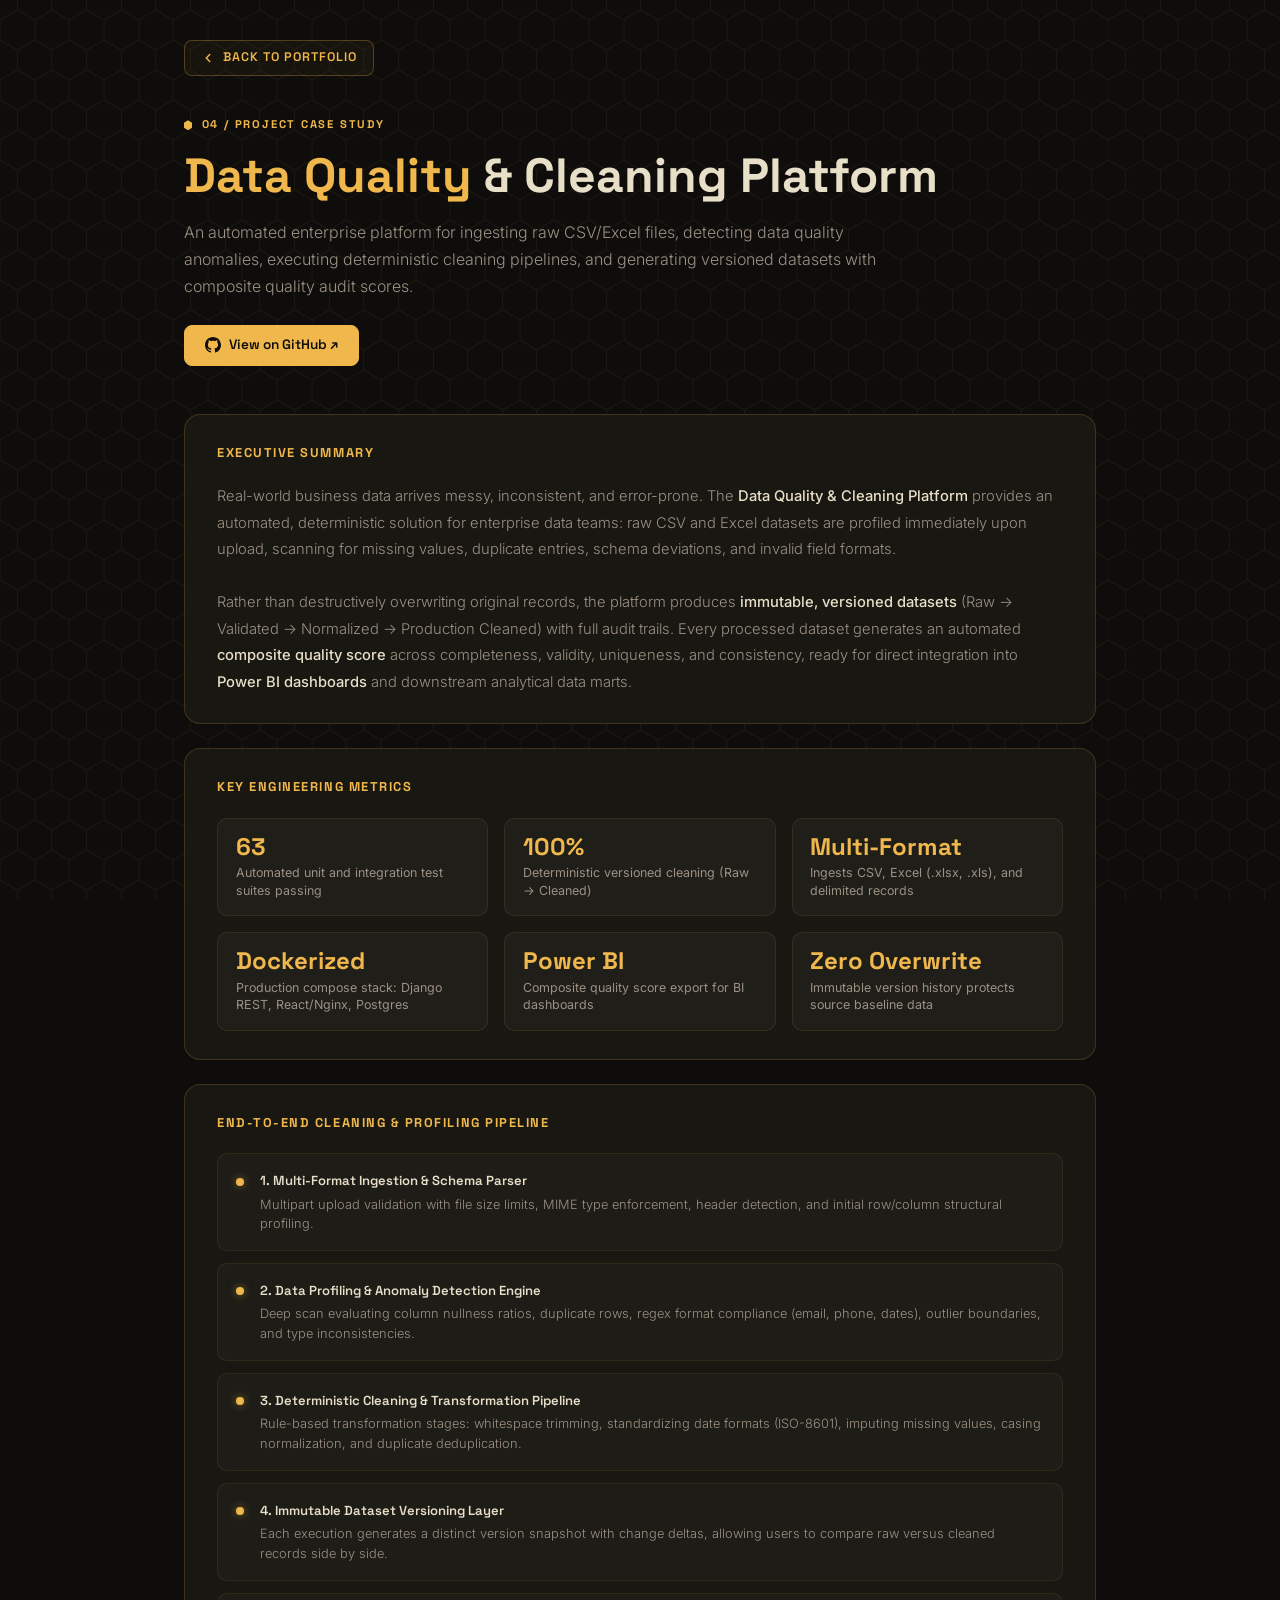
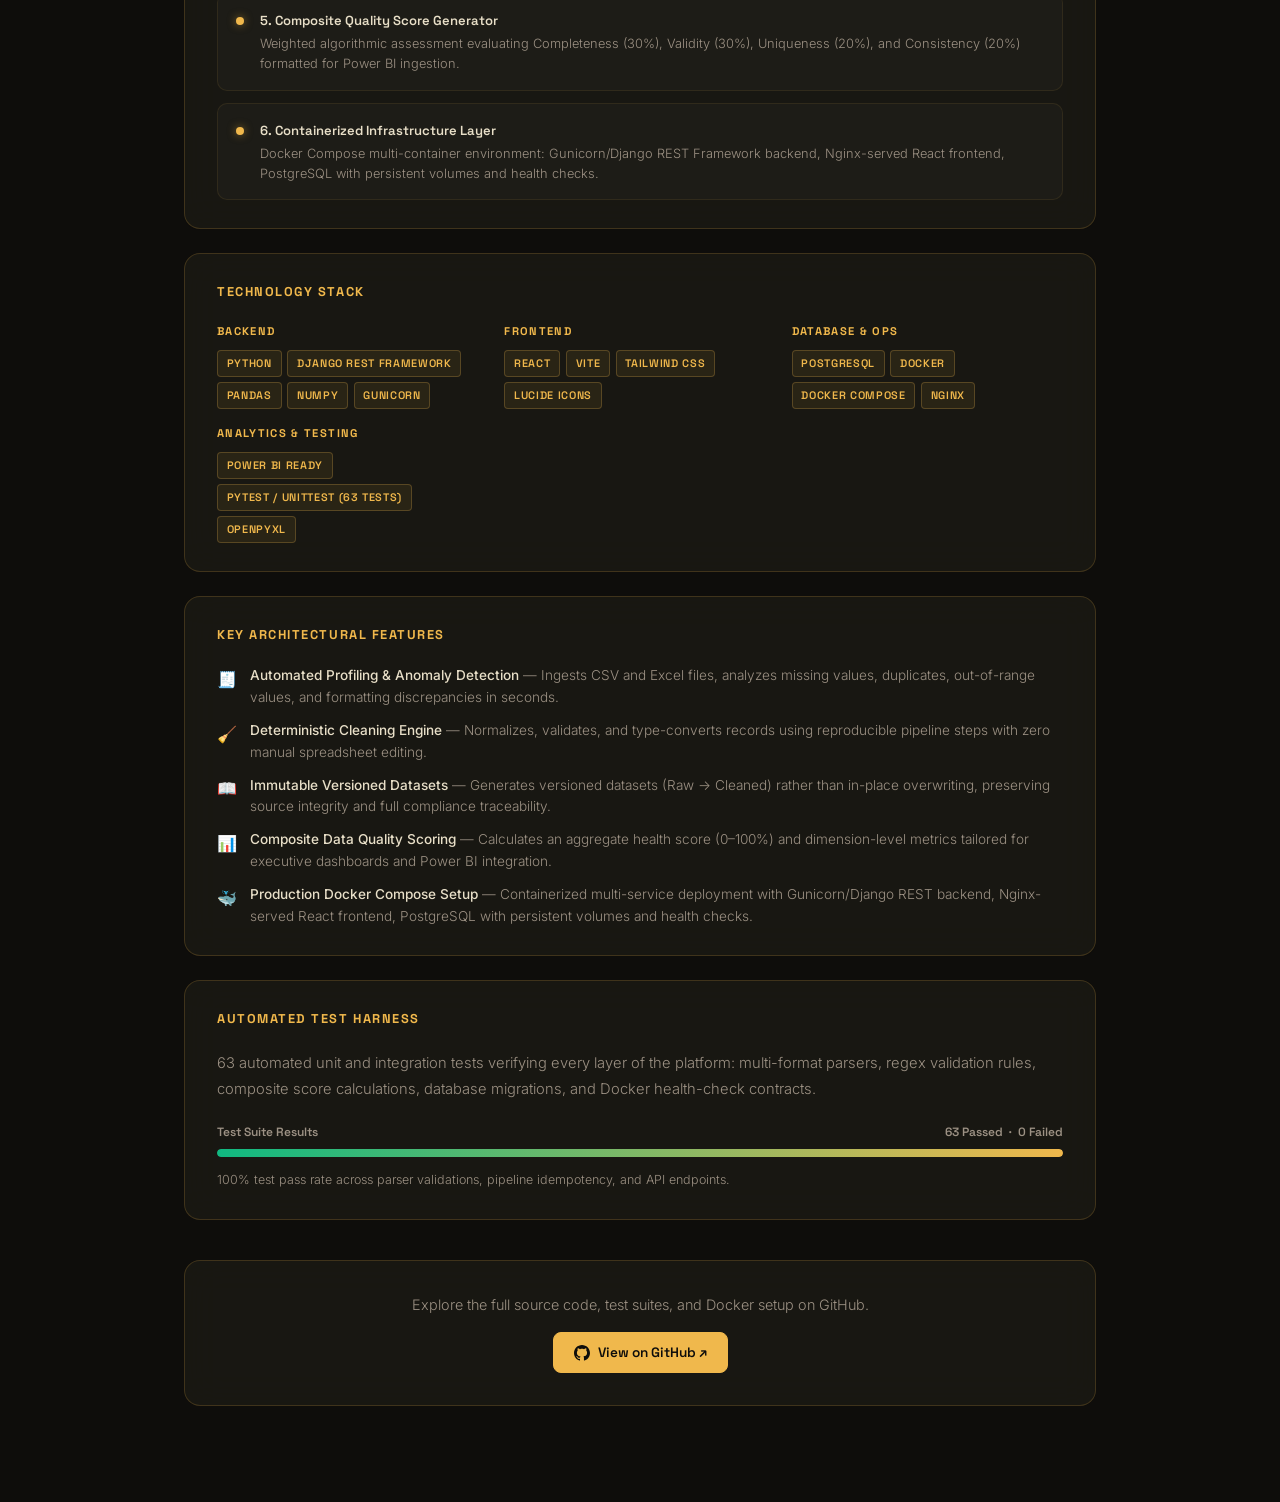
<file: project_descrip/data-quality.html>
<!DOCTYPE html>
<html lang="en">

<head>
  <meta charset="UTF-8">
  <meta name="viewport" content="width=device-width, initial-scale=1.0">
  <title>Data Quality &amp; Cleaning Platform | Ralph Rowel Dela Rosa</title>
  <meta name="description"
    content="Data Quality &amp; Cleaning Platform: An automated data profiling, validation, and deterministic versioned cleaning platform built with Python, Django REST Framework, React, PostgreSQL, and Docker.">
  <meta name="author" content="Ralph Rowel Dela Rosa">
  <link rel="icon" href="../assets/favicon.svg" type="image/svg+xml">
  <link rel="preconnect" href="https://fonts.googleapis.com">
  <link rel="preconnect" href="https://fonts.gstatic.com" crossorigin>
  <link
    href="https://fonts.googleapis.com/css2?family=Space+Grotesk:wght@400;500;600;700&family=Inter:wght@300;400;500;600&display=swap"
    rel="stylesheet">
  <style>
    *, *::before, *::after { margin: 0; padding: 0; box-sizing: border-box; }

    :root {
      --bg:          #0e0d0b;
      --accent:      #F0B84C;
      --accent-muted:#C99A3E;
      --text:        #E8DFC8;
      --text-muted:  #9C9184;
      --glass-bg:    rgba(30, 28, 22, 0.72);
      --glass-border:rgba(240, 184, 76, 0.18);
    }

    html { scroll-behavior: smooth; }

    body {
      background-color: var(--bg);
      color: var(--text);
      font-family: 'Inter', sans-serif;
      font-weight: 300;
      line-height: 1.6;
      -webkit-font-smoothing: antialiased;
      min-height: 100vh;
    }

    body::before {
      content: '';
      position: fixed;
      inset: 0;
      background-image: url("data:image/svg+xml,%3Csvg xmlns='http://www.w3.org/2000/svg' width='34.641' height='60' viewBox='0 0 34.641 60'%3E%3Cdefs%3E%3Cpath id='hx' d='M0 -20 17.32 -10 17.32 10 0 20 -17.32 10 -17.32 -10Z' fill='none' stroke='%23C99A3E' stroke-opacity='.07' stroke-width='1'/%3E%3C/defs%3E%3Cuse href='%23hx'/%3E%3Cuse href='%23hx' x='-34.641'/%3E%3Cuse href='%23hx' x='34.641'/%3E%3Cuse href='%23hx' y='-60'/%3E%3Cuse href='%23hx' y='60'/%3E%3Cuse href='%23hx' x='-34.641' y='-60'/%3E%3Cuse href='%23hx' x='34.641' y='-60'/%3E%3Cuse href='%23hx' x='-34.641' y='60'/%3E%3Cuse href='%23hx' x='34.641' y='60'/%3E%3Cuse href='%23hx' x='-17.32' y='-30'/%3E%3Cuse href='%23hx' x='17.32' y='-30'/%3E%3Cuse href='%23hx' x='-17.32' y='30'/%3E%3Cuse href='%23hx' x='17.32' y='30'/%3E%3C/svg%3E");
      pointer-events: none;
      z-index: 0;
      opacity: 0.6;
    }

    .page-wrap {
      position: relative;
      z-index: 1;
      max-width: 960px;
      margin: 0 auto;
      padding: 2.5rem 1.5rem 6rem;
    }

    /* Back button */
    .back-btn {
      display: inline-flex;
      align-items: center;
      gap: 0.5rem;
      font-family: 'Space Grotesk', sans-serif;
      font-size: 0.78rem;
      font-weight: 600;
      letter-spacing: 0.08em;
      text-transform: uppercase;
      color: var(--accent);
      text-decoration: none;
      border: 1px solid rgba(240, 184, 76, 0.28);
      border-radius: 8px;
      padding: 0.45rem 1rem;
      background: rgba(240, 184, 76, 0.04);
      transition: background 0.2s, border-color 0.2s;
      margin-bottom: 2.5rem;
    }
    .back-btn:hover { background: rgba(240,184,76,0.10); border-color: rgba(240,184,76,0.50); }

    /* Hero */
    .project-hero {
      display: flex;
      flex-direction: column;
      gap: 1rem;
      margin-bottom: 3rem;
      animation: fadeUp 0.55s cubic-bezier(0.22, 0.68, 0, 1.12) both;
    }

    @keyframes fadeUp {
      from { opacity: 0; transform: translateY(22px); }
      to   { opacity: 1; transform: translateY(0); }
    }

    .eyebrow {
      display: flex;
      align-items: center;
      gap: 0.6rem;
      font-family: 'Space Grotesk', sans-serif;
      font-size: 0.7rem;
      font-weight: 700;
      letter-spacing: 0.16em;
      text-transform: uppercase;
      color: var(--accent);
    }
    .eyebrow::before {
      content: '';
      display: inline-block;
      width: 8px; height: 10px;
      clip-path: polygon(50% 0%,100% 25%,100% 75%,50% 100%,0% 75%,0% 25%);
      background: var(--accent);
      flex-shrink: 0;
    }

    .project-title {
      font-family: 'Space Grotesk', sans-serif;
      font-size: clamp(2rem, 5vw, 3rem);
      font-weight: 700;
      color: var(--text);
      line-height: 1.1;
    }
    .project-title span { color: var(--accent); }

    .project-subtitle {
      font-family: 'Inter', sans-serif;
      font-size: 1rem;
      font-weight: 300;
      color: var(--text-muted);
      max-width: 720px;
      line-height: 1.7;
    }

    .hero-actions { display: flex; gap: 0.75rem; flex-wrap: wrap; margin-top: 0.5rem; }

    .btn-github {
      display: inline-flex;
      align-items: center;
      gap: 0.5rem;
      font-family: 'Space Grotesk', sans-serif;
      font-size: 0.85rem;
      font-weight: 600;
      color: var(--bg);
      background: var(--accent);
      border: 1px solid var(--accent);
      border-radius: 8px;
      padding: 0.55rem 1.25rem;
      text-decoration: none;
      transition: background 0.2s, transform 0.2s;
    }
    .btn-github:hover { background: #ffcc66; transform: translateY(-1px); }

    /* Cards */
    .glass-card {
      background: var(--glass-bg);
      border: 1px solid var(--glass-border);
      backdrop-filter: blur(18px);
      -webkit-backdrop-filter: blur(18px);
      border-radius: 16px;
      padding: 1.75rem 2rem;
      margin-bottom: 1.5rem;
      animation: fadeUp 0.55s ease both;
    }

    .card-title {
      font-family: 'Space Grotesk', sans-serif;
      font-size: 0.8rem;
      font-weight: 700;
      letter-spacing: 0.12em;
      text-transform: uppercase;
      color: var(--accent);
      margin-bottom: 1.25rem;
    }

    /* Metrics */
    .metrics-grid { display: grid; grid-template-columns: repeat(auto-fill, minmax(200px, 1fr)); gap: 1rem; }
    .metric-item {
      background: rgba(255,255,255,0.03);
      border: 1px solid rgba(240,184,76,0.10);
      border-radius: 10px;
      padding: 1rem 1.1rem;
      transition: border-color 0.25s, background 0.25s;
    }
    .metric-item:hover { border-color: rgba(240,184,76,0.32); background: rgba(240,184,76,0.04); }
    .metric-value { font-family: 'Space Grotesk', sans-serif; font-size: 1.5rem; font-weight: 700; color: var(--accent); line-height: 1; margin-bottom: 0.35rem; }
    .metric-label { font-family: 'Inter', sans-serif; font-size: 0.78rem; font-weight: 400; color: var(--text-muted); line-height: 1.4; }

    /* Summary */
    .summary-text { font-family: 'Inter', sans-serif; font-size: 0.92rem; font-weight: 300; color: var(--text-muted); line-height: 1.8; }
    .summary-text strong { color: var(--text); font-weight: 500; }

    /* Architecture / Pipeline */
    .arch-layers { display: flex; flex-direction: column; gap: 0.75rem; }
    .arch-layer {
      display: flex; align-items: flex-start; gap: 1rem;
      background: rgba(255,255,255,0.025);
      border: 1px solid rgba(240,184,76,0.09);
      border-radius: 10px; padding: 1rem 1.1rem;
      transition: border-color 0.25s;
    }
    .arch-layer:hover { border-color: rgba(240,184,76,0.28); }
    .arch-layer-pip { width: 8px; height: 8px; border-radius: 50%; background: var(--accent); margin-top: 0.45rem; flex-shrink: 0; box-shadow: 0 0 8px rgba(240,184,76,0.5); }
    .arch-layer-name { font-family: 'Space Grotesk', sans-serif; font-size: 0.82rem; font-weight: 600; color: var(--text); margin-bottom: 0.2rem; }
    .arch-layer-desc { font-family: 'Inter', sans-serif; font-size: 0.8rem; font-weight: 300; color: var(--text-muted); line-height: 1.55; }

    /* Tech stack */
    .tech-groups { display: grid; grid-template-columns: repeat(auto-fill, minmax(220px, 1fr)); gap: 1rem; }
    .tech-group-title { font-family: 'Space Grotesk', sans-serif; font-size: 0.7rem; font-weight: 700; letter-spacing: 0.12em; text-transform: uppercase; color: var(--accent); margin-bottom: 0.6rem; }
    .badges-wrap { display: flex; flex-wrap: wrap; gap: 0.35rem; }
    .badge { display: inline-block; font-family: 'Space Grotesk', sans-serif; font-size: 0.68rem; font-weight: 600; letter-spacing: 0.06em; text-transform: uppercase; color: var(--accent); background: rgba(240,184,76,0.08); border: 1px solid rgba(240,184,76,0.24); border-radius: 4px; padding: 0.22rem 0.55rem; }

    /* Features */
    .features-list { display: flex; flex-direction: column; gap: 0.7rem; }
    .feature-item { display: flex; gap: 0.8rem; align-items: flex-start; }
    .feature-icon { font-size: 1rem; flex-shrink: 0; margin-top: 0.1rem; }
    .feature-text { font-family: 'Inter', sans-serif; font-size: 0.85rem; font-weight: 300; color: var(--text-muted); line-height: 1.6; }
    .feature-text strong { font-weight: 500; color: var(--text); }

    /* Test bar */
    .test-bar-wrap { margin: 1rem 0 0.5rem; }
    .test-bar-label { display: flex; justify-content: space-between; font-family: 'Space Grotesk', sans-serif; font-size: 0.75rem; font-weight: 600; color: var(--text-muted); margin-bottom: 0.4rem; }
    .test-bar-track { height: 8px; background: rgba(255,255,255,0.06); border-radius: 4px; overflow: hidden; }
    .test-bar-fill { height: 100%; background: linear-gradient(90deg, #10b981, var(--accent)); border-radius: 4px; animation: barGrow 1s cubic-bezier(0.25, 0.46, 0.45, 0.94) both; animation-delay: 0.3s; }
    @keyframes barGrow { from { width: 0; } to { width: var(--bar-width, 100%); } }

    /* Footer CTA */
    .footer-cta { margin-top: 2.5rem; padding: 2rem; text-align: center; background: var(--glass-bg); border: 1px solid var(--glass-border); backdrop-filter: blur(18px); -webkit-backdrop-filter: blur(18px); border-radius: 16px; animation: fadeUp 0.55s ease both; }
    .footer-cta p { font-family: 'Inter', sans-serif; font-size: 0.9rem; color: var(--text-muted); margin-bottom: 1rem; }

    /* ── Mobile responsive ──────────────────────────────────── */
    @media (max-width: 768px) {
      .page-wrap { padding: 1.5rem 1rem 4rem; }
      .back-btn { margin-bottom: 1.5rem; }
      .project-title { font-size: clamp(1.5rem, 7vw, 2rem); }
      .project-subtitle { font-size: 0.88rem; }
      .hero-actions { gap: 0.5rem; }
      .btn-github, .btn-demo { font-size: 0.78rem; padding: 0.5rem 1rem; }
      .glass-card { padding: 1.25rem 1rem; }
      .metrics-grid { grid-template-columns: repeat(2, 1fr); gap: 0.6rem; }
      .metric-value { font-size: 1.2rem; }
      .metric-label { font-size: 0.72rem; }
      .arch-layer { gap: 0.75rem; padding: 0.85rem 0.9rem; }
      .arch-layer-name { font-size: 0.78rem; }
      .arch-layer-desc { font-size: 0.74rem; }
      .tech-groups { grid-template-columns: 1fr 1fr; gap: 0.75rem; }
      .features-list { gap: 0.55rem; }
      .feature-text { font-size: 0.8rem; }
      .footer-cta { padding: 1.25rem 1rem; }
      .test-bar-label { flex-direction: column; gap: 0.2rem; font-size: 0.7rem; }
    }

    @media (max-width: 480px) {
      .metrics-grid { grid-template-columns: 1fr; }
      .tech-groups { grid-template-columns: 1fr; }
    }
  </style>
</head>

<body>
  <div class="page-wrap">

    <a class="back-btn" id="back-to-portfolio" href="../index.html#projects" aria-label="Return to portfolio projects">
      <svg width="14" height="14" viewBox="0 0 24 24" fill="none" stroke="currentColor" stroke-width="2.5" stroke-linecap="round" stroke-linejoin="round" aria-hidden="true"><polyline points="15 18 9 12 15 6"></polyline></svg>
      Back to Portfolio
    </a>

    <header class="project-hero">
      <p class="eyebrow">04 / Project Case Study</p>
      <h1 class="project-title"><span>Data Quality</span> &amp; Cleaning Platform</h1>
      <p class="project-subtitle">
        An automated enterprise platform for ingesting raw CSV/Excel files, detecting data quality anomalies, executing deterministic cleaning pipelines, and generating versioned datasets with composite quality audit scores.
      </p>
      <div class="hero-actions">
        <a class="btn-github" href="https://github.com/ralphrowel/Data-Quality-and-Cleaning-Platform" target="_blank" rel="noopener">
          <svg width="16" height="16" viewBox="0 0 24 24" fill="currentColor" aria-hidden="true"><path d="M12 0C5.37 0 0 5.37 0 12c0 5.3 3.438 9.8 8.205 11.385.6.113.82-.258.82-.577 0-.285-.01-1.04-.015-2.04-3.338.724-4.042-1.61-4.042-1.61-.546-1.385-1.335-1.755-1.335-1.755-1.087-.744.084-.729.084-.729 1.205.084 1.838 1.236 1.838 1.236 1.07 1.835 2.809 1.305 3.495.998.108-.776.417-1.305.76-1.605-2.665-.3-5.466-1.332-5.466-5.93 0-1.31.465-2.38 1.235-3.22-.135-.303-.54-1.523.105-3.176 0 0 1.005-.322 3.3 1.23.96-.267 1.98-.399 3-.405 1.02.006 2.04.138 3 .405 2.28-1.552 3.285-1.23 3.285-1.23.645 1.653.24 2.873.12 3.176.765.84 1.23 1.91 1.23 3.22 0 4.61-2.805 5.625-5.475 5.92.42.36.81 1.096.81 2.22 0 1.606-.015 2.896-.015 3.286 0 .315.21.69.825.57C20.565 21.795 24 17.295 24 12 24 5.37 18.63 0 12 0z"/></svg>
          View on GitHub &#8599;
        </a>
      </div>
    </header>

    <div class="glass-card" style="animation-delay:0.05s">
      <p class="card-title">Executive Summary</p>
      <p class="summary-text">
        Real-world business data arrives messy, inconsistent, and error-prone. The <strong>Data Quality &amp; Cleaning Platform</strong> provides an automated, deterministic solution for enterprise data teams: raw CSV and Excel datasets are profiled immediately upon upload, scanning for missing values, duplicate entries, schema deviations, and invalid field formats.<br><br>
        Rather than destructively overwriting original records, the platform produces <strong>immutable, versioned datasets</strong> (Raw &rarr; Validated &rarr; Normalized &rarr; Production Cleaned) with full audit trails. Every processed dataset generates an automated <strong>composite quality score</strong> across completeness, validity, uniqueness, and consistency, ready for direct integration into <strong>Power BI dashboards</strong> and downstream analytical data marts.
      </p>
    </div>

    <div class="glass-card" style="animation-delay:0.10s">
      <p class="card-title">Key Engineering Metrics</p>
      <div class="metrics-grid">
        <div class="metric-item"><div class="metric-value">63</div><div class="metric-label">Automated unit and integration test suites passing</div></div>
        <div class="metric-item"><div class="metric-value">100%</div><div class="metric-label">Deterministic versioned cleaning (Raw &rarr; Cleaned)</div></div>
        <div class="metric-item"><div class="metric-value">Multi-Format</div><div class="metric-label">Ingests CSV, Excel (.xlsx, .xls), and delimited records</div></div>
        <div class="metric-item"><div class="metric-value">Dockerized</div><div class="metric-label">Production compose stack: Django REST, React/Nginx, Postgres</div></div>
        <div class="metric-item"><div class="metric-value">Power BI</div><div class="metric-label">Composite quality score export for BI dashboards</div></div>
        <div class="metric-item"><div class="metric-value">Zero Overwrite</div><div class="metric-label">Immutable version history protects source baseline data</div></div>
      </div>
    </div>

    <div class="glass-card" style="animation-delay:0.15s">
      <p class="card-title">End-to-End Cleaning &amp; Profiling Pipeline</p>
      <div class="arch-layers">
        <div class="arch-layer"><div class="arch-layer-pip"></div><div><div class="arch-layer-name">1. Multi-Format Ingestion &amp; Schema Parser</div><div class="arch-layer-desc">Multipart upload validation with file size limits, MIME type enforcement, header detection, and initial row/column structural profiling.</div></div></div>
        <div class="arch-layer"><div class="arch-layer-pip"></div><div><div class="arch-layer-name">2. Data Profiling &amp; Anomaly Detection Engine</div><div class="arch-layer-desc">Deep scan evaluating column nullness ratios, duplicate rows, regex format compliance (email, phone, dates), outlier boundaries, and type inconsistencies.</div></div></div>
        <div class="arch-layer"><div class="arch-layer-pip"></div><div><div class="arch-layer-name">3. Deterministic Cleaning &amp; Transformation Pipeline</div><div class="arch-layer-desc">Rule-based transformation stages: whitespace trimming, standardizing date formats (ISO-8601), imputing missing values, casing normalization, and duplicate deduplication.</div></div></div>
        <div class="arch-layer"><div class="arch-layer-pip"></div><div><div class="arch-layer-name">4. Immutable Dataset Versioning Layer</div><div class="arch-layer-desc">Each execution generates a distinct version snapshot with change deltas, allowing users to compare raw versus cleaned records side by side.</div></div></div>
        <div class="arch-layer"><div class="arch-layer-pip"></div><div><div class="arch-layer-name">5. Composite Quality Score Generator</div><div class="arch-layer-desc">Weighted algorithmic assessment evaluating Completeness (30%), Validity (30%), Uniqueness (20%), and Consistency (20%) formatted for Power BI ingestion.</div></div></div>
        <div class="arch-layer"><div class="arch-layer-pip"></div><div><div class="arch-layer-name">6. Containerized Infrastructure Layer</div><div class="arch-layer-desc">Docker Compose multi-container environment: Gunicorn/Django REST Framework backend, Nginx-served React frontend, PostgreSQL with persistent volumes and health checks.</div></div></div>
      </div>
    </div>

    <div class="glass-card" style="animation-delay:0.20s">
      <p class="card-title">Technology Stack</p>
      <div class="tech-groups">
        <div><div class="tech-group-title">Backend</div><div class="badges-wrap"><span class="badge">Python</span><span class="badge">Django REST Framework</span><span class="badge">Pandas</span><span class="badge">NumPy</span><span class="badge">Gunicorn</span></div></div>
        <div><div class="tech-group-title">Frontend</div><div class="badges-wrap"><span class="badge">React</span><span class="badge">Vite</span><span class="badge">Tailwind CSS</span><span class="badge">Lucide Icons</span></div></div>
        <div><div class="tech-group-title">Database &amp; Ops</div><div class="badges-wrap"><span class="badge">PostgreSQL</span><span class="badge">Docker</span><span class="badge">Docker Compose</span><span class="badge">Nginx</span></div></div>
        <div><div class="tech-group-title">Analytics &amp; Testing</div><div class="badges-wrap"><span class="badge">Power BI Ready</span><span class="badge">Pytest / Unittest (63 tests)</span><span class="badge">Openpyxl</span></div></div>
      </div>
    </div>

    <div class="glass-card" style="animation-delay:0.25s">
      <p class="card-title">Key Architectural Features</p>
      <div class="features-list">
        <div class="feature-item"><span class="feature-icon">&#x1F9FE;</span><div class="feature-text"><strong>Automated Profiling &amp; Anomaly Detection</strong> &mdash; Ingests CSV and Excel files, analyzes missing values, duplicates, out-of-range values, and formatting discrepancies in seconds.</div></div>
        <div class="feature-item"><span class="feature-icon">&#x1F9F9;</span><div class="feature-text"><strong>Deterministic Cleaning Engine</strong> &mdash; Normalizes, validates, and type-converts records using reproducible pipeline steps with zero manual spreadsheet editing.</div></div>
        <div class="feature-item"><span class="feature-icon">&#x1F4D6;</span><div class="feature-text"><strong>Immutable Versioned Datasets</strong> &mdash; Generates versioned datasets (Raw &rarr; Cleaned) rather than in-place overwriting, preserving source integrity and full compliance traceability.</div></div>
        <div class="feature-item"><span class="feature-icon">&#x1F4CA;</span><div class="feature-text"><strong>Composite Data Quality Scoring</strong> &mdash; Calculates an aggregate health score (0&ndash;100%) and dimension-level metrics tailored for executive dashboards and Power BI integration.</div></div>
        <div class="feature-item"><span class="feature-icon">&#x1F433;</span><div class="feature-text"><strong>Production Docker Compose Setup</strong> &mdash; Containerized multi-service deployment with Gunicorn/Django REST backend, Nginx-served React frontend, PostgreSQL with persistent volumes and health checks.</div></div>
      </div>
    </div>

    <div class="glass-card" style="animation-delay:0.30s">
      <p class="card-title">Automated Test Harness</p>
      <p class="summary-text" style="margin-bottom:1.25rem;">
        63 automated unit and integration tests verifying every layer of the platform: multi-format parsers, regex validation rules, composite score calculations, database migrations, and Docker health-check contracts.
      </p>
      <div class="test-bar-wrap">
        <div class="test-bar-label">
          <span>Test Suite Results</span>
          <span>63 Passed &nbsp;&middot;&nbsp; 0 Failed</span>
        </div>
        <div class="test-bar-track">
          <div class="test-bar-fill" style="--bar-width: 100%"></div>
        </div>
      </div>
      <p class="summary-text" style="margin-top:0.75rem; font-size:0.78rem;">
        100% test pass rate across parser validations, pipeline idempotency, and API endpoints.
      </p>
    </div>

    <div class="footer-cta" style="animation-delay:0.35s">
      <p>Explore the full source code, test suites, and Docker setup on GitHub.</p>
      <a class="btn-github" href="https://github.com/ralphrowel/Data-Quality-and-Cleaning-Platform" target="_blank" rel="noopener">
        <svg width="16" height="16" viewBox="0 0 24 24" fill="currentColor" aria-hidden="true"><path d="M12 0C5.37 0 0 5.37 0 12c0 5.3 3.438 9.8 8.205 11.385.6.113.82-.258.82-.577 0-.285-.01-1.04-.015-2.04-3.338.724-4.042-1.61-4.042-1.61-.546-1.385-1.335-1.755-1.335-1.755-1.087-.744.084-.729.084-.729 1.205.084 1.838 1.236 1.838 1.236 1.07 1.835 2.809 1.305 3.495.998.108-.776.417-1.305.76-1.605-2.665-.3-5.466-1.332-5.466-5.93 0-1.31.465-2.38 1.235-3.22-.135-.303-.54-1.523.105-3.176 0 0 1.005-.322 3.3 1.23.96-.267 1.98-.399 3-.405 1.02.006 2.04.138 3 .405 2.28-1.552 3.285-1.23 3.285-1.23.645 1.653.24 2.873.12 3.176.765.84 1.23 1.91 1.23 3.22 0 4.61-2.805 5.625-5.475 5.92.42.36.81 1.096.81 2.22 0 1.606-.015 2.896-.015 3.286 0 .315.21.69.825.57C20.565 21.795 24 17.295 24 12 24 5.37 18.63 0 12 0z"/></svg>
        View on GitHub &#8599;
      </a>
    </div>

  </div>

  <script>
    (function () {
      var backBtn = document.getElementById('back-to-portfolio');
      if (backBtn) {
        backBtn.addEventListener('click', function (e) {
          if (window.history.length > 1 && document.referrer && (document.referrer.indexOf('index.html') !== -1 || document.referrer.slice(-1) === '/' || document.referrer.indexOf('bumblebee') !== -1)) {
            e.preventDefault();
            window.history.back();
          }
        });
      }
    })();
  </script>
</body>
</html>
</file>
